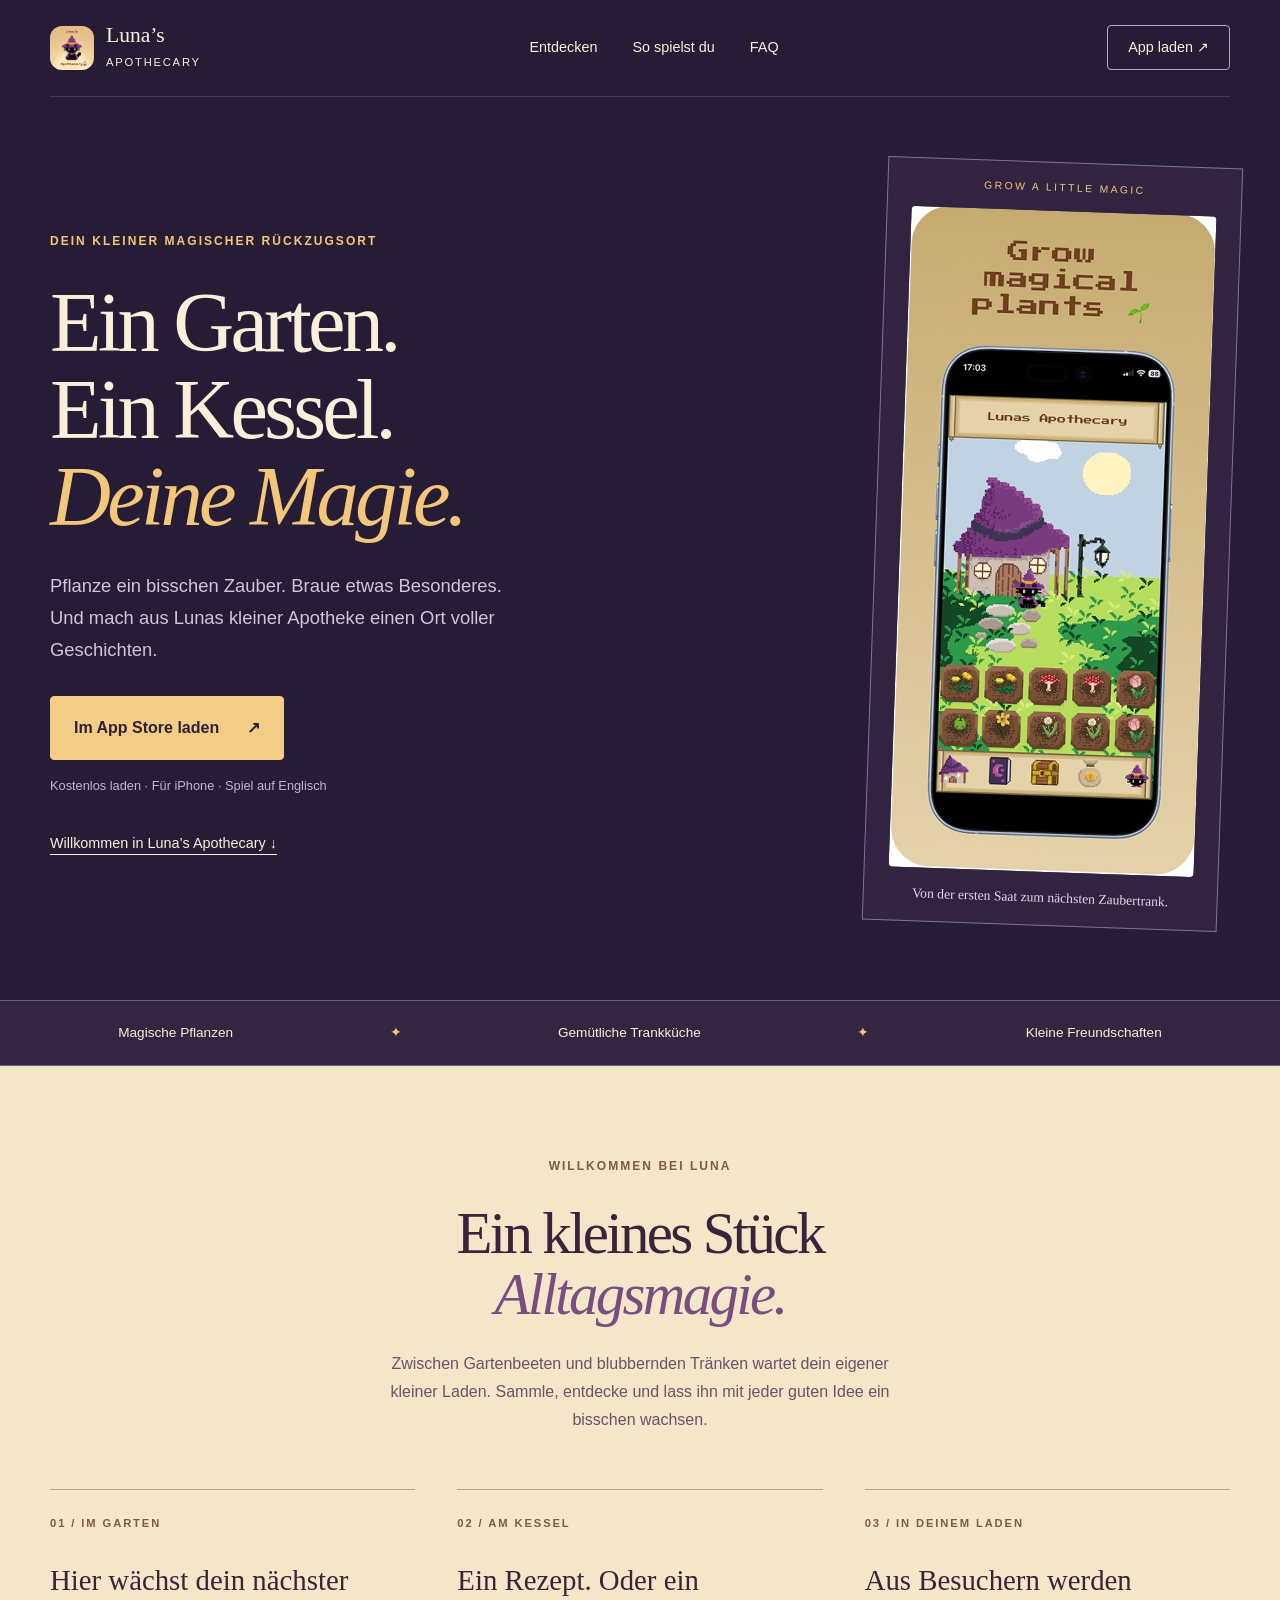
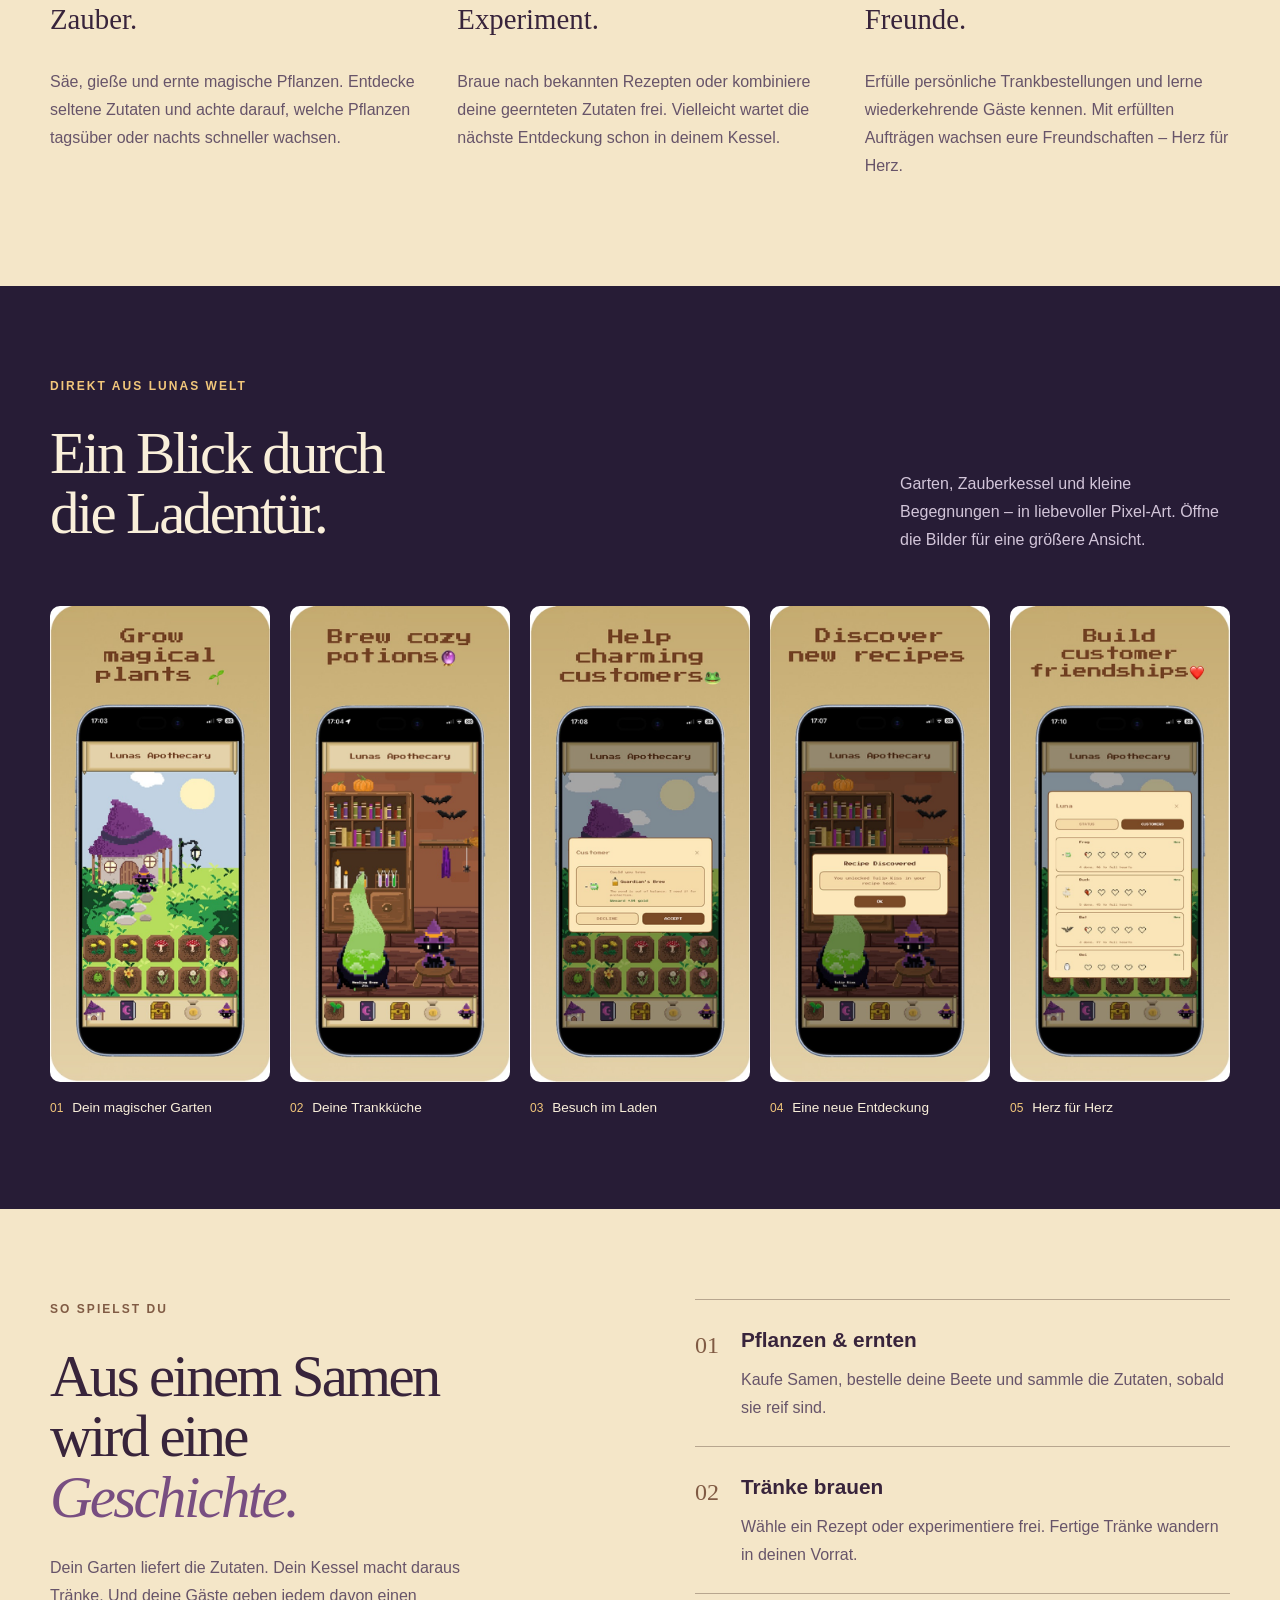
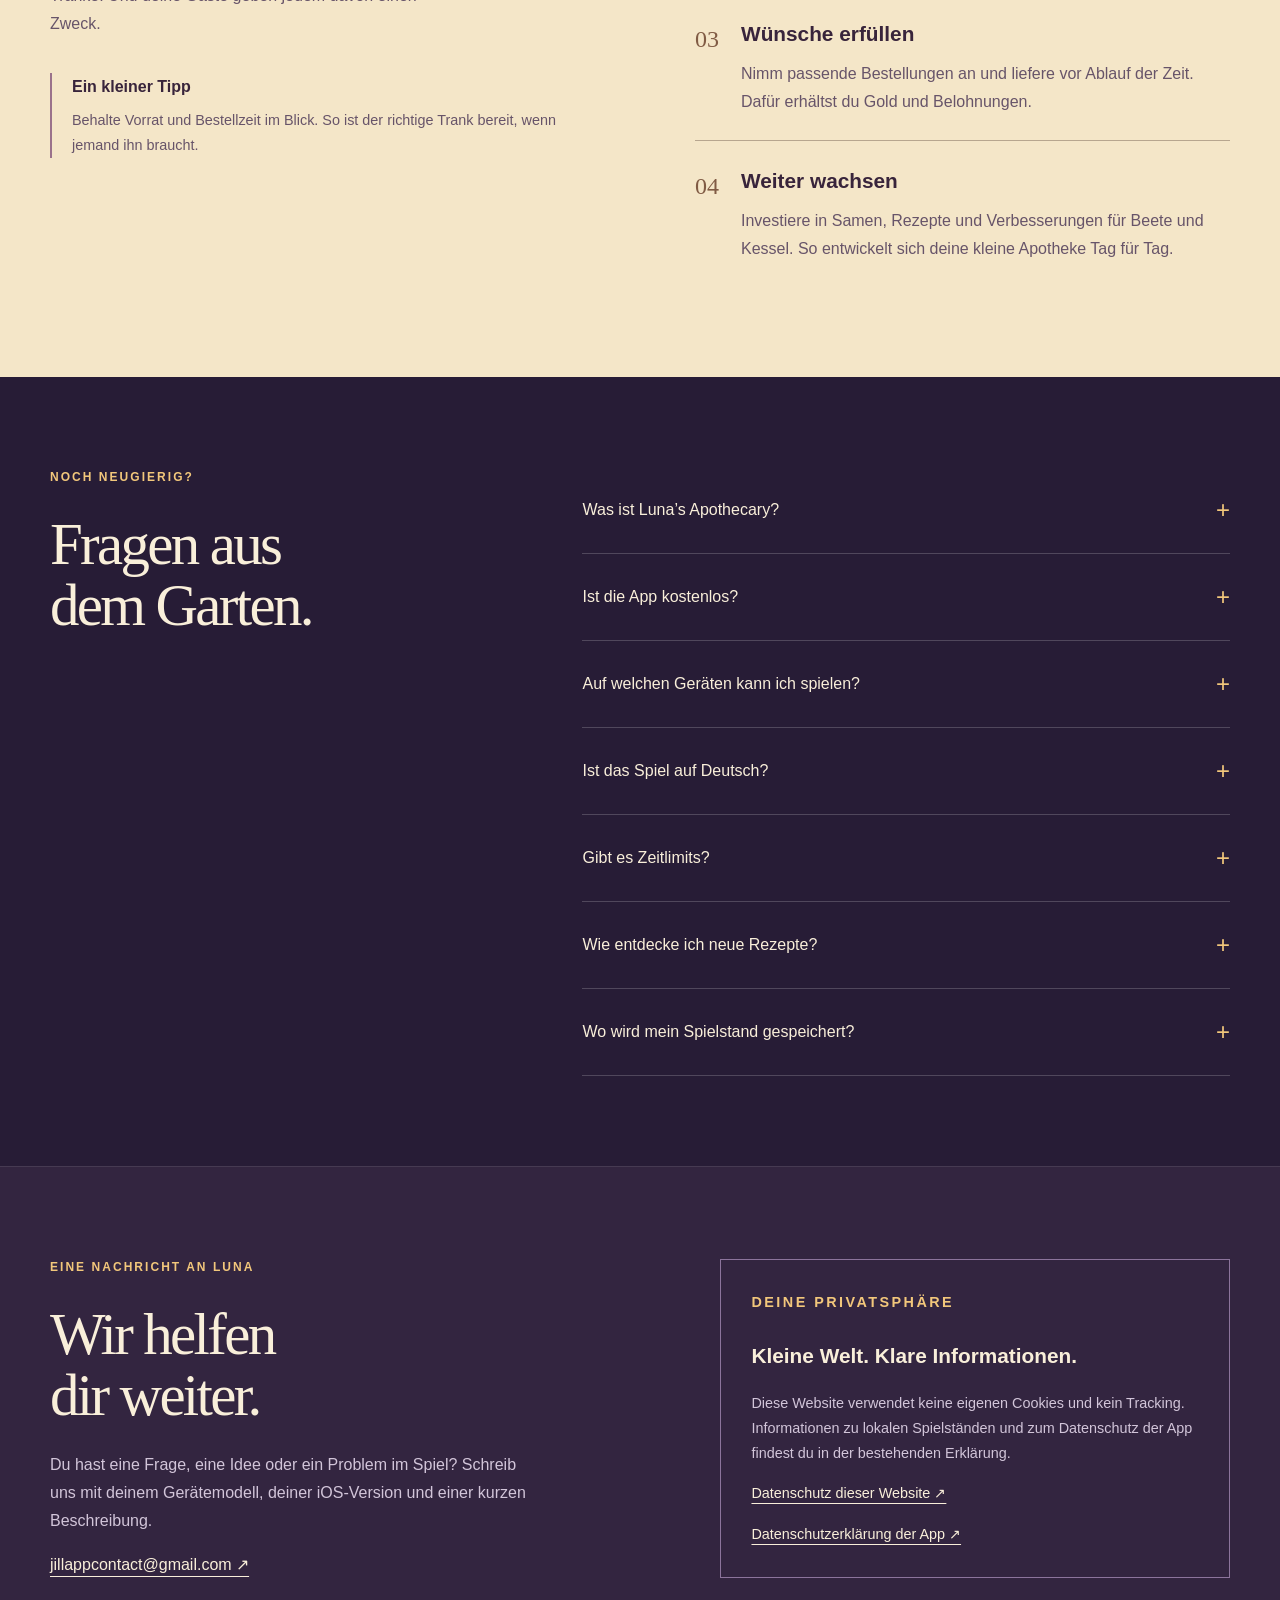
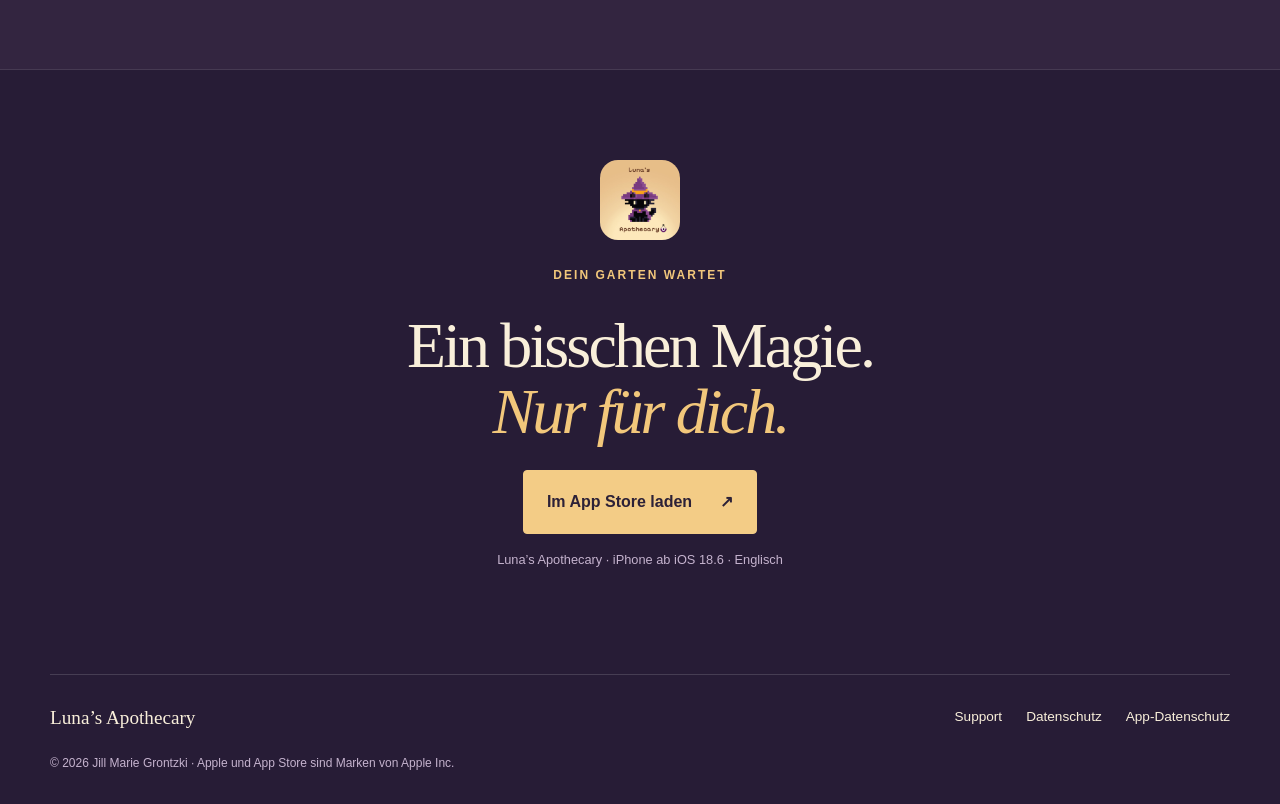
<file: Lunas-Apothecary-Website/index.html>
<!doctype html>
<html lang="de">
<head>
<meta charset="utf-8">
<meta name="viewport" content="width=device-width,initial-scale=1">
<meta name="theme-color" content="#271c36">
<meta name="referrer" content="strict-origin-when-cross-origin">
<link rel="icon" href="assets/icon.jpg">
<link rel="stylesheet" href="styles.css">
<title>Luna’s Apothecary – Magisches Gartenspiel für iPhone</title>
<meta name="description" content="Entdecke Luna’s Apothecary: magische Pflanzen züchten, Tränke brauen und Freundschaften schließen. Das gemütliche Pixel-Art-Spiel für dein iPhone.">
<meta property="og:type" content="website">
<meta property="og:locale" content="de_DE">
<meta property="og:title" content="Luna’s Apothecary – Ein Garten. Ein Kessel. Deine Magie.">
<meta property="og:description" content="Dein gemütliches Pixel-Art-Gartenspiel für iPhone. Pflanze magische Zutaten, braue Tränke und hilf deinen Besuchern.">
<meta name="apple-itunes-app" content="app-id=6802070602">
<script type="application/ld+json">{"@context": "https://schema.org", "@type": "MobileApplication", "name": "Luna's Apothecary", "applicationCategory": "GameApplication", "operatingSystem": "iOS 18.6 or later", "inLanguage": "en", "downloadUrl": "https://apps.apple.com/de/app/lunas-apothecary/id6802070602", "author": {"@type": "Person", "name": "Jill Marie Grontzki"}}</script>
</head>
<body>
<a class="skip" href="#inhalt">Zum Inhalt</a>
<header class="wrap">
<a class="brand" href="./">
<img src="assets/icon.jpg" width="44" height="44" alt="">
<span>Luna’s<br>
<small>APOTHECARY</small>
</span>
</a>
<nav aria-label="Hauptnavigation">
<a href="./#welt">Entdecken</a>
<a href="./#spielen">So spielst du</a>
<a href="./#faq">FAQ</a>
</nav>
<a class="nav-cta" href="https://apps.apple.com/de/app/lunas-apothecary/id6802070602">App laden ↗</a>
</header>
<main id="inhalt">
<section class="hero wrap">
<div class="hero-copy">
<p class="eyebrow">DEIN KLEINER MAGISCHER RÜCKZUGSORT</p>
<h1>Ein Garten.<br>Ein Kessel.<br>
<em>Deine Magie.</em>
</h1>
<p class="lead">Pflanze ein bisschen Zauber. Braue etwas Besonderes. Und mach aus Lunas kleiner Apotheke einen Ort voller Geschichten.</p>
<a class="button" href="https://apps.apple.com/de/app/lunas-apothecary/id6802070602">Im App Store laden <span aria-hidden="true">↗</span>
</a>
<p class="meta">Kostenlos laden · Für iPhone · Spiel auf Englisch</p>
<a class="under-link" href="#welt">Willkommen in Luna’s Apothecary ↓</a>
</div>
<div class="hero-art">
<p class="art-label">GROW A LITTLE MAGIC</p>
<img src="assets/screen-1.jpg" width="554" height="1200" alt="Lunas Pixel-Art-Garten mit magischen Pflanzen und einer kleinen Hexe vor ihrem Haus" fetchpriority="high">
<p class="art-caption">Von der ersten Saat zum nächsten Zaubertrank.</p>
</div>
</section>
<div class="chapter-strip">
<div class="wrap">
<span>Magische Pflanzen</span>
<span aria-hidden="true">✦</span>
<span>Gemütliche Trankküche</span>
<span aria-hidden="true">✦</span>
<span>Kleine Freundschaften</span>
</div>
</div>
<section class="paper section" id="welt">
<div class="wrap">
<div class="intro">
<p class="eyebrow">WILLKOMMEN BEI LUNA</p>
<h2>Ein kleines Stück<br>
<em>Alltagsmagie.</em>
</h2>
<p>Zwischen Gartenbeeten und blubbernden Tränken wartet dein eigener kleiner Laden. Sammle, entdecke und lass ihn mit jeder guten Idee ein bisschen wachsen.</p>
</div>
<div class="features">
<article>
<p class="eyebrow">01 / IM GARTEN</p>
<h3>Hier wächst dein nächster Zauber.</h3>
<p>Säe, gieße und ernte magische Pflanzen. Entdecke seltene Zutaten und achte darauf, welche Pflanzen tagsüber oder nachts schneller wachsen.</p>
</article>
<article>
<p class="eyebrow">02 / AM KESSEL</p>
<h3>Ein Rezept. Oder ein Experiment.</h3>
<p>Braue nach bekannten Rezepten oder kombiniere deine geernteten Zutaten frei. Vielleicht wartet die nächste Entdeckung schon in deinem Kessel.</p>
</article>
<article>
<p class="eyebrow">03 / IN DEINEM LADEN</p>
<h3>Aus Besuchern werden Freunde.</h3>
<p>Erfülle persönliche Trankbestellungen und lerne wiederkehrende Gäste kennen. Mit erfüllten Aufträgen wachsen eure Freundschaften – Herz für Herz.</p>
</article>
</div>
</div>
</section>
<section class="section wrap screenshots" id="screenshots">
<div class="section-top">
<div>
<p class="eyebrow">DIREKT AUS LUNAS WELT</p>
<h2>Ein Blick durch<br>die Ladentür.</h2>
</div>
<p>Garten, Zauberkessel und kleine Begegnungen – in liebevoller Pixel-Art. Öffne die Bilder für eine größere Ansicht.</p>
</div>
<div class="gallery">
<figure>
<a href="assets/screen-1.jpg" aria-label="Screenshot vergrößern: Dein magischer Garten">
<img src="assets/screen-1.jpg" width="554" height="1200" alt="Pixel-Art-Garten mit bepflanzten Beeten vor Lunas Haus" loading="lazy">
</a>
<figcaption>
<span>01</span> Dein magischer Garten</figcaption>
</figure>
<figure>
<a href="assets/screen-2.jpg" aria-label="Screenshot vergrößern: Deine Trankküche">
<img src="assets/screen-2.jpg" width="554" height="1200" alt="Luna neben einem Kessel mit grünem Zaubertrank" loading="lazy">
</a>
<figcaption>
<span>02</span> Deine Trankküche</figcaption>
</figure>
<figure>
<a href="assets/screen-3.jpg" aria-label="Screenshot vergrößern: Besuch im Laden">
<img src="assets/screen-3.jpg" width="554" height="1200" alt="Ein Frosch bestellt einen Trank und bietet Gold als Belohnung" loading="lazy">
</a>
<figcaption>
<span>03</span> Besuch im Laden</figcaption>
</figure>
<figure>
<a href="assets/screen-4.jpg" aria-label="Screenshot vergrößern: Eine neue Entdeckung">
<img src="assets/screen-4.jpg" width="554" height="1200" alt="Bestätigung eines neu entdeckten Rezepts in der Apotheke" loading="lazy">
</a>
<figcaption>
<span>04</span> Eine neue Entdeckung</figcaption>
</figure>
<figure>
<a href="assets/screen-5.jpg" aria-label="Screenshot vergrößern: Herz für Herz">
<img src="assets/screen-5.jpg" width="554" height="1200" alt="Übersicht der Besucher mit ihrem Freundschaftsfortschritt" loading="lazy">
</a>
<figcaption>
<span>05</span> Herz für Herz</figcaption>
</figure>
</div>
</section>
<section class="paper section" id="spielen">
<div class="wrap play-grid">
<div>
<p class="eyebrow">SO SPIELST DU</p>
<h2>Aus einem Samen<br>wird eine<br>
<em>Geschichte.</em>
</h2>
<p>Dein Garten liefert die Zutaten. Dein Kessel macht daraus Tränke. Und deine Gäste geben jedem davon einen Zweck.</p>
<div class="note">
<strong>Ein kleiner Tipp</strong>
<p>Behalte Vorrat und Bestellzeit im Blick. So ist der richtige Trank bereit, wenn jemand ihn braucht.</p>
</div>
</div>
<ol class="steps">
<li>
<span aria-hidden="true">01</span>
<div>
<h3>Pflanzen & ernten</h3>
<p>Kaufe Samen, bestelle deine Beete und sammle die Zutaten, sobald sie reif sind.</p>
</div>
</li>
<li>
<span aria-hidden="true">02</span>
<div>
<h3>Tränke brauen</h3>
<p>Wähle ein Rezept oder experimentiere frei. Fertige Tränke wandern in deinen Vorrat.</p>
</div>
</li>
<li>
<span aria-hidden="true">03</span>
<div>
<h3>Wünsche erfüllen</h3>
<p>Nimm passende Bestellungen an und liefere vor Ablauf der Zeit. Dafür erhältst du Gold und Belohnungen.</p>
</div>
</li>
<li>
<span aria-hidden="true">04</span>
<div>
<h3>Weiter wachsen</h3>
<p>Investiere in Samen, Rezepte und Verbesserungen für Beete und Kessel. So entwickelt sich deine kleine Apotheke Tag für Tag.</p>
</div>
</li>
</ol>
</div>
</section>
<section class="section wrap faq-grid" id="faq">
<div>
<p class="eyebrow">NOCH NEUGIERIG?</p>
<h2>Fragen aus<br>dem Garten.</h2>
</div>
<div class="faq-list">
<details>
<summary>Was ist Luna’s Apothecary?<span aria-hidden="true">+</span>
</summary>
<p>Ein gemütliches Gartenspiel und eine Trankladen-Simulation in Pixel-Art. Du ziehst magische Pflanzen, braust Tränke und hilfst den Besuchern deiner kleinen Apotheke.</p>
</details>
<details>
<summary>Ist die App kostenlos?<span aria-hidden="true">+</span>
</summary>
<p>Der Download ist im deutschen App Store derzeit kostenlos. Ob zusätzliche Käufe angeboten werden und welche Preise gelten, siehst du im aktuellen App-Store-Eintrag und in der App.</p>
</details>
<details>
<summary>Auf welchen Geräten kann ich spielen?<span aria-hidden="true">+</span>
</summary>
<p>Luna’s Apothecary ist für das iPhone konzipiert und benötigt iOS 18.6 oder neuer. Die vollständige aktuelle Kompatibilitätsliste steht im App Store.</p>
</details>
<details>
<summary>Ist das Spiel auf Deutsch?<span aria-hidden="true">+</span>
</summary>
<p>Die App ist laut App Store derzeit auf Englisch verfügbar. Diese Website erklärt dir die Spielidee auf Deutsch.</p>
</details>
<details>
<summary>Gibt es Zeitlimits?<span aria-hidden="true">+</span>
</summary>
<p>Du kannst dich in deinem eigenen Tempo um Garten und Apotheke kümmern. Angenommene Kundenbestellungen haben allerdings ein Zeitlimit.</p>
</details>
<details>
<summary>Wie entdecke ich neue Rezepte?<span aria-hidden="true">+</span>
</summary>
<p>Du kannst bekannte Rezepte nutzen oder beim freien Brauen Zutaten kombinieren. Außerdem lassen sich weitere Rezepte im Shop freischalten beziehungsweise kaufen.</p>
</details>
<details>
<summary>Wo wird mein Spielstand gespeichert?<span aria-hidden="true">+</span>
</summary>
<p>Laut Datenschutzerklärung speichert die App den Spielfortschritt lokal auf deinem Gerät. Eine Übertragung an die Entwicklerin oder einen externen Server ist dort nicht vorgesehen. Sichere dein Gerät, bevor du die App entfernst oder wechselst.</p>
</details>
</div>
</section>
<section class="support section" id="support">
<div class="wrap support-grid">
<div>
<p class="eyebrow">EINE NACHRICHT AN LUNA</p>
<h2>Wir helfen<br>dir weiter.</h2>
<p>Du hast eine Frage, eine Idee oder ein Problem im Spiel? Schreib uns mit deinem Gerätemodell, deiner iOS-Version und einer kurzen Beschreibung.</p>
<a class="contact" href="mailto:jillappcontact@gmail.com?subject=Luna%27s%20Apothecary%20Support">jillappcontact@gmail.com ↗</a>
</div>
<aside>
<p class="eyebrow">DEINE PRIVATSPHÄRE</p>
<h3>Kleine Welt. Klare Informationen.</h3>
<p>Diese Website verwendet keine eigenen Cookies und kein Tracking. Informationen zu lokalen Spielständen und zum Datenschutz der App findest du in der bestehenden Erklärung.</p>
<a href="datenschutz.html">Datenschutz dieser Website ↗</a>
<a href="https://github.com/Jillri/LunasApothecary-Privacy">Datenschutzerklärung der App ↗</a>
</aside>
</div>
</section>
<section class="final-cta wrap">
<img src="assets/icon.jpg" width="80" height="80" alt="Luna’s Apothecary App-Icon" loading="lazy">
<p class="eyebrow">DEIN GARTEN WARTET</p>
<h2>Ein bisschen Magie.<br>
<em>Nur für dich.</em>
</h2>
<a class="button" href="https://apps.apple.com/de/app/lunas-apothecary/id6802070602">Im App Store laden <span aria-hidden="true">↗</span>
</a>
<p class="meta">Luna’s Apothecary · iPhone ab iOS 18.6 · Englisch</p>
</section>
</main>
<footer class="wrap">
<a class="brand" href="./">Luna’s Apothecary</a>
<div>
<a href="./#support">Support</a>
<a href="datenschutz.html">Datenschutz</a>
<a href="https://github.com/Jillri/LunasApothecary-Privacy">App-Datenschutz</a>
</div>
<p>© 2026 Jill Marie Grontzki · Apple und App Store sind Marken von Apple Inc.</p>
</footer>
</body>
</html>
</file>
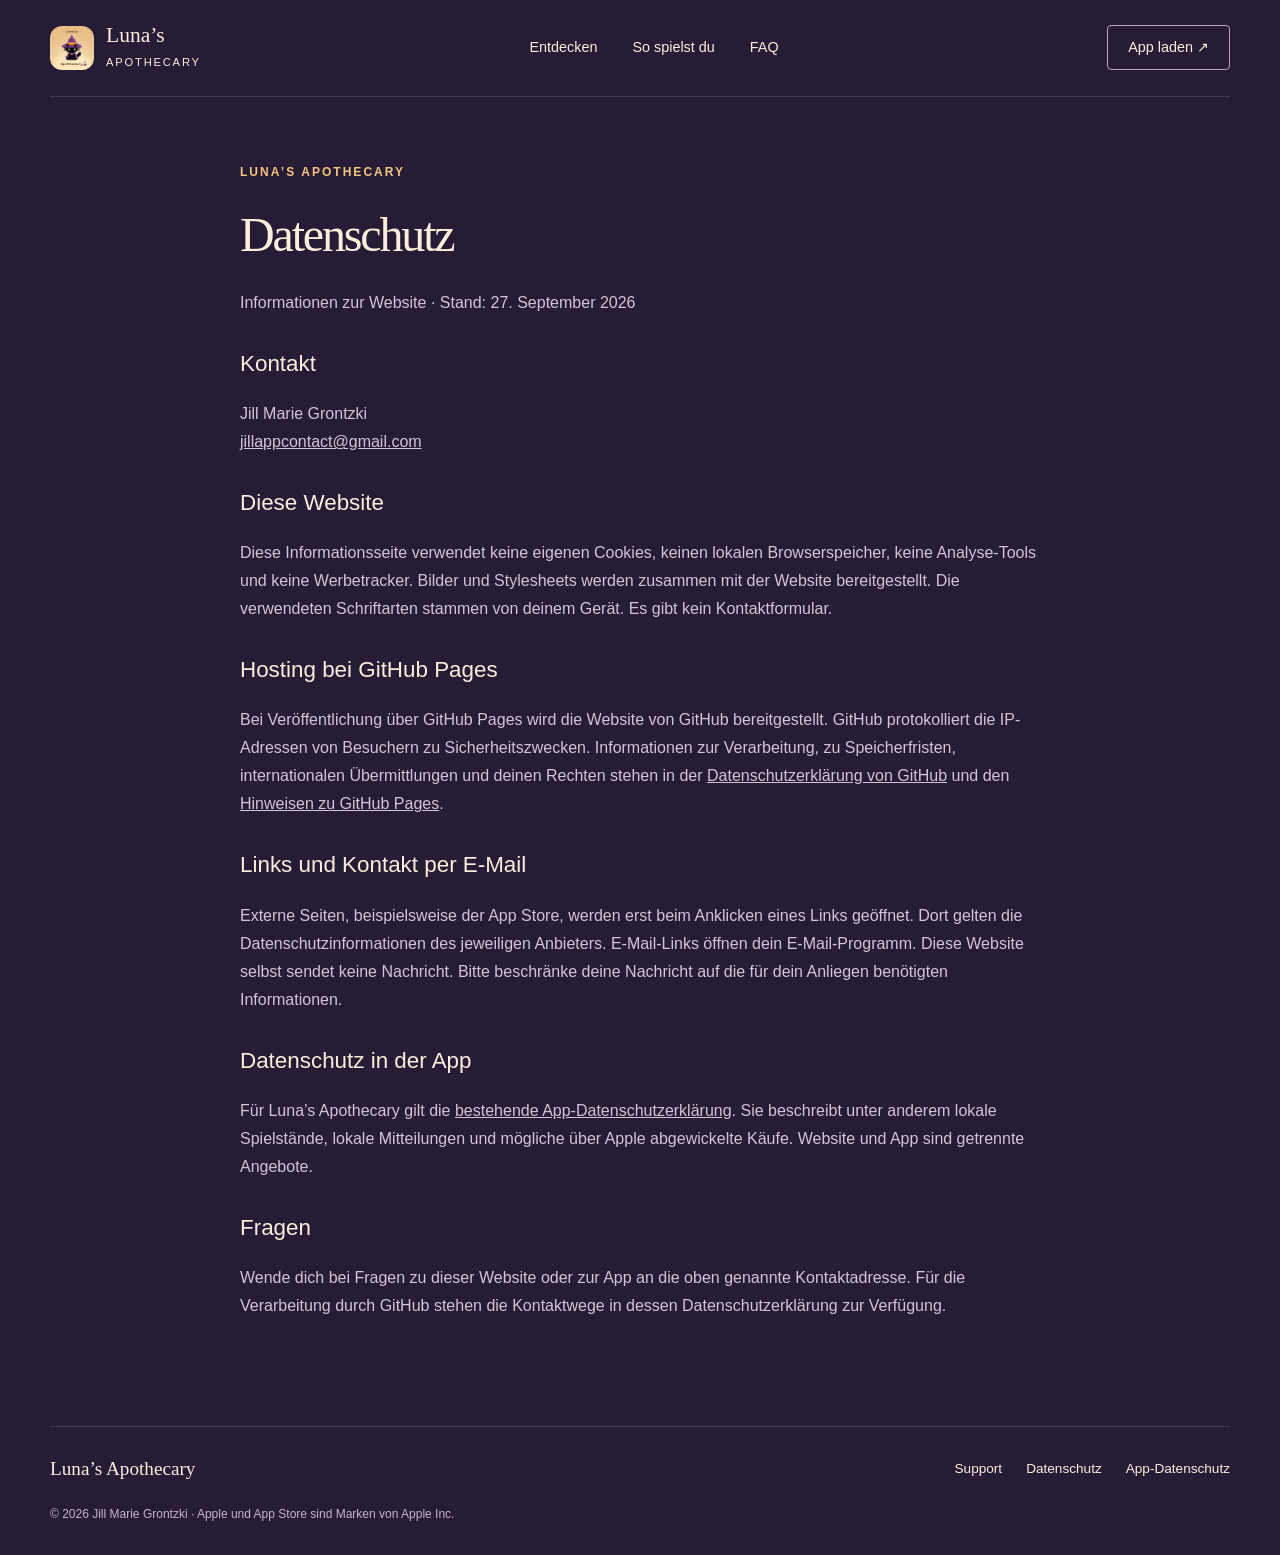
<file: Lunas-Apothecary-Website/datenschutz.html>
<!doctype html>
<html lang="de">
<head>
<meta charset="utf-8">
<meta name="viewport" content="width=device-width,initial-scale=1">
<meta name="theme-color" content="#271c36">
<meta name="referrer" content="strict-origin-when-cross-origin">
<link rel="icon" href="assets/icon.jpg">
<link rel="stylesheet" href="styles.css">
<title>Datenschutz – Luna’s Apothecary</title>
<meta name="description" content="Datenschutzinformationen zur Website und zum Spiel Luna’s Apothecary.">
</head>
<body>
<a class="skip" href="#inhalt">Zum Inhalt</a>
<header class="wrap">
<a class="brand" href="./">
<img src="assets/icon.jpg" width="44" height="44" alt="">
<span>Luna’s<br>
<small>APOTHECARY</small>
</span>
</a>
<nav aria-label="Hauptnavigation">
<a href="./#welt">Entdecken</a>
<a href="./#spielen">So spielst du</a>
<a href="./#faq">FAQ</a>
</nav>
<a class="nav-cta" href="https://apps.apple.com/de/app/lunas-apothecary/id6802070602">App laden ↗</a>
</header>
<main class="wrap legal" id="inhalt">
<p class="eyebrow">LUNA’S APOTHECARY</p>
<h1>Datenschutz</h1>
<p>Informationen zur Website · Stand: 27. September 2026</p>
<h2>Kontakt</h2>
<p>Jill Marie Grontzki<br>
<a href="mailto:jillappcontact@gmail.com">jillappcontact@gmail.com</a>
</p>
<h2>Diese Website</h2>
<p>Diese Informationsseite verwendet keine eigenen Cookies, keinen lokalen Browserspeicher, keine Analyse-Tools und keine Werbetracker. Bilder und Stylesheets werden zusammen mit der Website bereitgestellt. Die verwendeten Schriftarten stammen von deinem Gerät. Es gibt kein Kontaktformular.</p>
<h2>Hosting bei GitHub Pages</h2>
<p>Bei Veröffentlichung über GitHub Pages wird die Website von GitHub bereitgestellt. GitHub protokolliert die IP-Adressen von Besuchern zu Sicherheitszwecken. Informationen zur Verarbeitung, zu Speicherfristen, internationalen Übermittlungen und deinen Rechten stehen in der <a href="https://docs.github.com/en/site-policy/privacy-policies/github-general-privacy-statement">Datenschutzerklärung von GitHub</a> und den <a href="https://docs.github.com/en/pages/getting-started-with-github-pages/what-is-github-pages#data-collection">Hinweisen zu GitHub Pages</a>.</p>
<h2>Links und Kontakt per E-Mail</h2>
<p>Externe Seiten, beispielsweise der App Store, werden erst beim Anklicken eines Links geöffnet. Dort gelten die Datenschutzinformationen des jeweiligen Anbieters. E-Mail-Links öffnen dein E-Mail-Programm. Diese Website selbst sendet keine Nachricht. Bitte beschränke deine Nachricht auf die für dein Anliegen benötigten Informationen.</p>
<h2>Datenschutz in der App</h2>
<p>Für Luna’s Apothecary gilt die <a href="https://github.com/Jillri/LunasApothecary-Privacy">bestehende App-Datenschutzerklärung</a>. Sie beschreibt unter anderem lokale Spielstände, lokale Mitteilungen und mögliche über Apple abgewickelte Käufe. Website und App sind getrennte Angebote.</p>
<h2>Fragen</h2>
<p>Wende dich bei Fragen zu dieser Website oder zur App an die oben genannte Kontaktadresse. Für die Verarbeitung durch GitHub stehen die Kontaktwege in dessen Datenschutzerklärung zur Verfügung.</p>
</main>
<footer class="wrap">
<a class="brand" href="./">Luna’s Apothecary</a>
<div>
<a href="./#support">Support</a>
<a href="datenschutz.html">Datenschutz</a>
<a href="https://github.com/Jillri/LunasApothecary-Privacy">App-Datenschutz</a>
</div>
<p>© 2026 Jill Marie Grontzki · Apple und App Store sind Marken von Apple Inc.</p>
</footer>
</body>
</html>
</file>
<file: Lunas-Apothecary-Website/styles.css>
*{box-sizing:border-box}
html{scroll-behavior:smooth;scroll-padding-top:25px}
body{margin:0;background:#271c36;color:#f9efda;font:16px/1.75 -apple-system,BlinkMacSystemFont,"Segoe UI",sans-serif}
a{color:inherit;text-decoration:none}
a:hover{text-decoration:underline;text-underline-offset:5px}
a:focus-visible,summary:focus-visible{outline:3px solid #f3c875;outline-offset:6px}
img{display:block;max-width:100%;height:auto}
.wrap{width:min(1180px,calc(100% - 80px));margin-inline:auto}
h1,h2,h3,p{margin-top:0}
h1,h2{font-family:Georgia,"Times New Roman",serif;font-weight:400;line-height:1.03;letter-spacing:-.045em}
h1{font-size:clamp(3.6rem,6.6vw,6.8rem);margin-bottom:30px}
h2{font-size:clamp(2.7rem,4.6vw,4.7rem);margin-bottom:25px}
h3{font-size:1.3rem;line-height:1.35;font-weight:600}
em{color:#f2c77b}
p{color:#d2c5d9}
header{display:flex;align-items:center;justify-content:space-between;gap:24px;padding-block:24px;border-bottom:1px solid #ffffff24}
.brand{display:flex;align-items:center;gap:12px;font:1.35rem/1.1 Georgia,serif}
.brand img{border-radius:12px}
.brand small{font: .7rem/1.7 -apple-system,BlinkMacSystemFont,"Segoe UI",sans-serif;letter-spacing:.16em}
nav{display:flex;gap:35px;font-size:.9rem}
.nav-cta{padding:9px 20px;border:1px solid #b9a5c2;border-radius:4px;font-size:.9rem}
.hero{display:grid;grid-template-columns:1.15fr .85fr;align-items:center;gap:90px;padding-block:65px 75px}
.eyebrow{font-size:.75rem;letter-spacing:.17em;font-weight:600;color:#f2c77b;margin-bottom:27px}
.lead{font-size:1.15rem;max-width:460px;margin-bottom:30px}
.button{display:inline-flex;align-items:center;justify-content:center;gap:28px;background:#f3cc86;color:#2c2137;font-weight:700;padding:17px 23px;border-radius:4px;min-height:56px;border:1px solid #f3cc86;transition:background .2s}
.button:hover{background:#ffe3ad;text-decoration:none}
.meta{font-size:.8rem;color:#c5b3ce;margin-top:15px}
.under-link{display:inline-block;font-size:.9rem;margin-top:20px;text-decoration:underline;text-underline-offset:6px}
.hero-art{position:relative;width:100%;max-width:355px;margin-left:auto;border:1px solid #856e95;padding:16px 24px 8px;background:#322340;transform:rotate(2deg)}
.hero-art img{width:100%;border-radius:4px}
.art-label{text-align:center;font-size:.65rem;letter-spacing:.23em;color:#f2c77b;margin-bottom:14px}
.art-caption{font-family:Georgia,serif;font-size:.85rem;text-align:center;margin:14px 0 7px;color:#e6d8eb}
.skip{position:absolute;top:-100px;left:15px;background:#f3cc86;color:#271c36;padding:12px;z-index:10}
.skip:focus{top:10px}
@media(max-width:900px){.hero{gap:40px}
.wrap{width:calc(100% - 48px)}
}
@media(max-width:650px){.wrap{width:calc(100% - 40px)}
header{flex-wrap:wrap;padding-block:18px;gap:18px}
nav{order:3;flex-basis:100%;justify-content:space-between;gap:12px}
.brand{font-size:1.15rem}
.nav-cta{padding:8px 13px}
.hero{grid-template-columns:1fr;padding-block:42px 55px;gap:45px}
.hero h1{font-size:clamp(3.45rem,14vw,5.5rem)}
.eyebrow{font-size:.7rem;letter-spacing:.1em}
.hero-art{max-width:310px;margin-inline:auto;transform:none}
.lead{font-size:1.05rem}
}
@media(prefers-reduced-motion:reduce){html{scroll-behavior:auto}
*{transition:none!important}
}


.section{padding-block:90px}
.chapter-strip{border-block:1px solid #755a85;background:#342541}
.chapter-strip .wrap{display:flex;justify-content:space-around;align-items:center;gap:20px;padding-block:20px;font-size:.85rem}
.chapter-strip span[aria-hidden]{color:#f2c77b}
.paper{background:#f4e6c8;color:#38243b}
.paper p{color:#675469}
.paper em{color:#784e81}
.paper .eyebrow{color:#805b44}
.intro{max-width:660px;text-align:center;margin:0 auto 55px}
.intro>p:last-child{max-width:540px;margin-inline:auto}
.features{display:grid;grid-template-columns:repeat(3,1fr);gap:42px}
.features article{border-top:1px solid #b7a68f;padding-top:24px}
.features h3{font-family:Georgia,serif;font-size:1.8rem;font-weight:400}
.features .eyebrow{font-size:.7rem}
.section-top{display:flex;gap:70px;justify-content:space-between;align-items:end;margin-bottom:36px}
.section-top>p{max-width:330px}
.gallery{display:grid;grid-template-columns:repeat(5,minmax(0,1fr));gap:20px}
.gallery figure{margin:0;min-width:0}
.gallery img{border-radius:10px}
.gallery a:hover{opacity:.9}
.gallery figcaption{font-size:.85rem;line-height:1.5;margin-top:16px}
.gallery figcaption span{color:#f2c77b;font-size:.75rem;margin-right:5px}
.play-grid{display:grid;grid-template-columns:1fr 1fr;gap:110px}
.play-grid>div>p{max-width:420px}
.note{border-left:2px solid #9a728b;padding-left:20px;margin-top:35px}
.note p{font-size:.9rem;margin:7px 0 0}
.steps{list-style:none;padding:0;margin:0}
.steps li{display:flex;gap:22px;border-top:1px solid #b7a68f;padding-block:24px}
.steps li>span{color:#805b44;font-family:Georgia,serif;font-size:1.5rem}
.steps h3{margin:2px 0 12px}
.steps p{margin:0}
.faq-grid{display:grid;grid-template-columns:1fr 1.4fr;gap:70px}
.faq-list details{border-bottom:1px solid #ffffff30}
.faq-list summary{cursor:pointer;display:flex;justify-content:space-between;align-items:center;gap:20px;list-style:none;padding-block:22px;font-size:1rem}
.faq-list summary::-webkit-details-marker{display:none}
.faq-list summary span{font-size:1.5rem;color:#f2c77b;flex:none}
.faq-list details[open] summary span{transform:rotate(45deg)}
.faq-list details p{font-size:.95rem;margin-bottom:24px}
.support{background:#332540;border-block:1px solid #ffffff18}
.support-grid{display:grid;grid-template-columns:1.1fr 1fr;gap:110px}
.support-grid>div>p{max-width:490px}
.contact{text-decoration:underline;text-underline-offset:6px;overflow-wrap:anywhere}
.support aside{align-self:center;border:1px solid #8c749c;padding:30px}
.support aside p{font-size:.9rem}
.support aside a{display:block;font-size:.9rem;margin-top:15px;text-decoration:underline;text-underline-offset:5px}
.final-cta{text-align:center;padding-block:90px}
.final-cta img{border-radius:18px;margin:0 auto 25px}
.final-cta h2{font-size:clamp(2.8rem,5vw,5rem)}
footer{border-top:1px solid #ffffff25;display:flex;flex-wrap:wrap;align-items:center;justify-content:space-between;gap:24px;padding-block:30px}
footer .brand{font-size:1.2rem}
footer div{display:flex;gap:24px;font-size:.85rem}
footer p{width:100%;font-size:.75rem;color:#c5b3ce;margin:0}
.legal{max-width:800px;padding-block:65px 90px}
.legal h1{font-size:3rem}
.legal h2{font-family:inherit;font-size:1.4rem;letter-spacing:0;margin-top:35px}
.legal a{text-decoration:underline;overflow-wrap:anywhere}
@media(max-width:1000px){.gallery{grid-template-columns:repeat(5,210px);overflow-x:auto;padding-bottom:20px;scroll-snap-type:x mandatory}
.gallery figure{scroll-snap-align:start}
.play-grid,.support-grid{gap:50px}
}
@media(max-width:650px){.section{padding-block:60px}
.chapter-strip .wrap{flex-wrap:wrap;gap:8px 20px;font-size:.8rem}
.chapter-strip span[aria-hidden]{display:none}
.intro{text-align:left;margin-bottom:35px}
.features,.play-grid,.faq-grid,.support-grid{grid-template-columns:1fr;gap:30px}
.features article{padding-top:20px}
.features h3{font-size:1.6rem}
.section-top{display:block}
.section-top>p{max-width:none}
.gallery{gap:16px;grid-template-columns:repeat(5,220px)}
.support aside{padding:24px}
.final-cta{padding-block:65px}
footer div{flex-wrap:wrap;gap:18px}
.legal h1{font-size:2.5rem}
}
</file>
